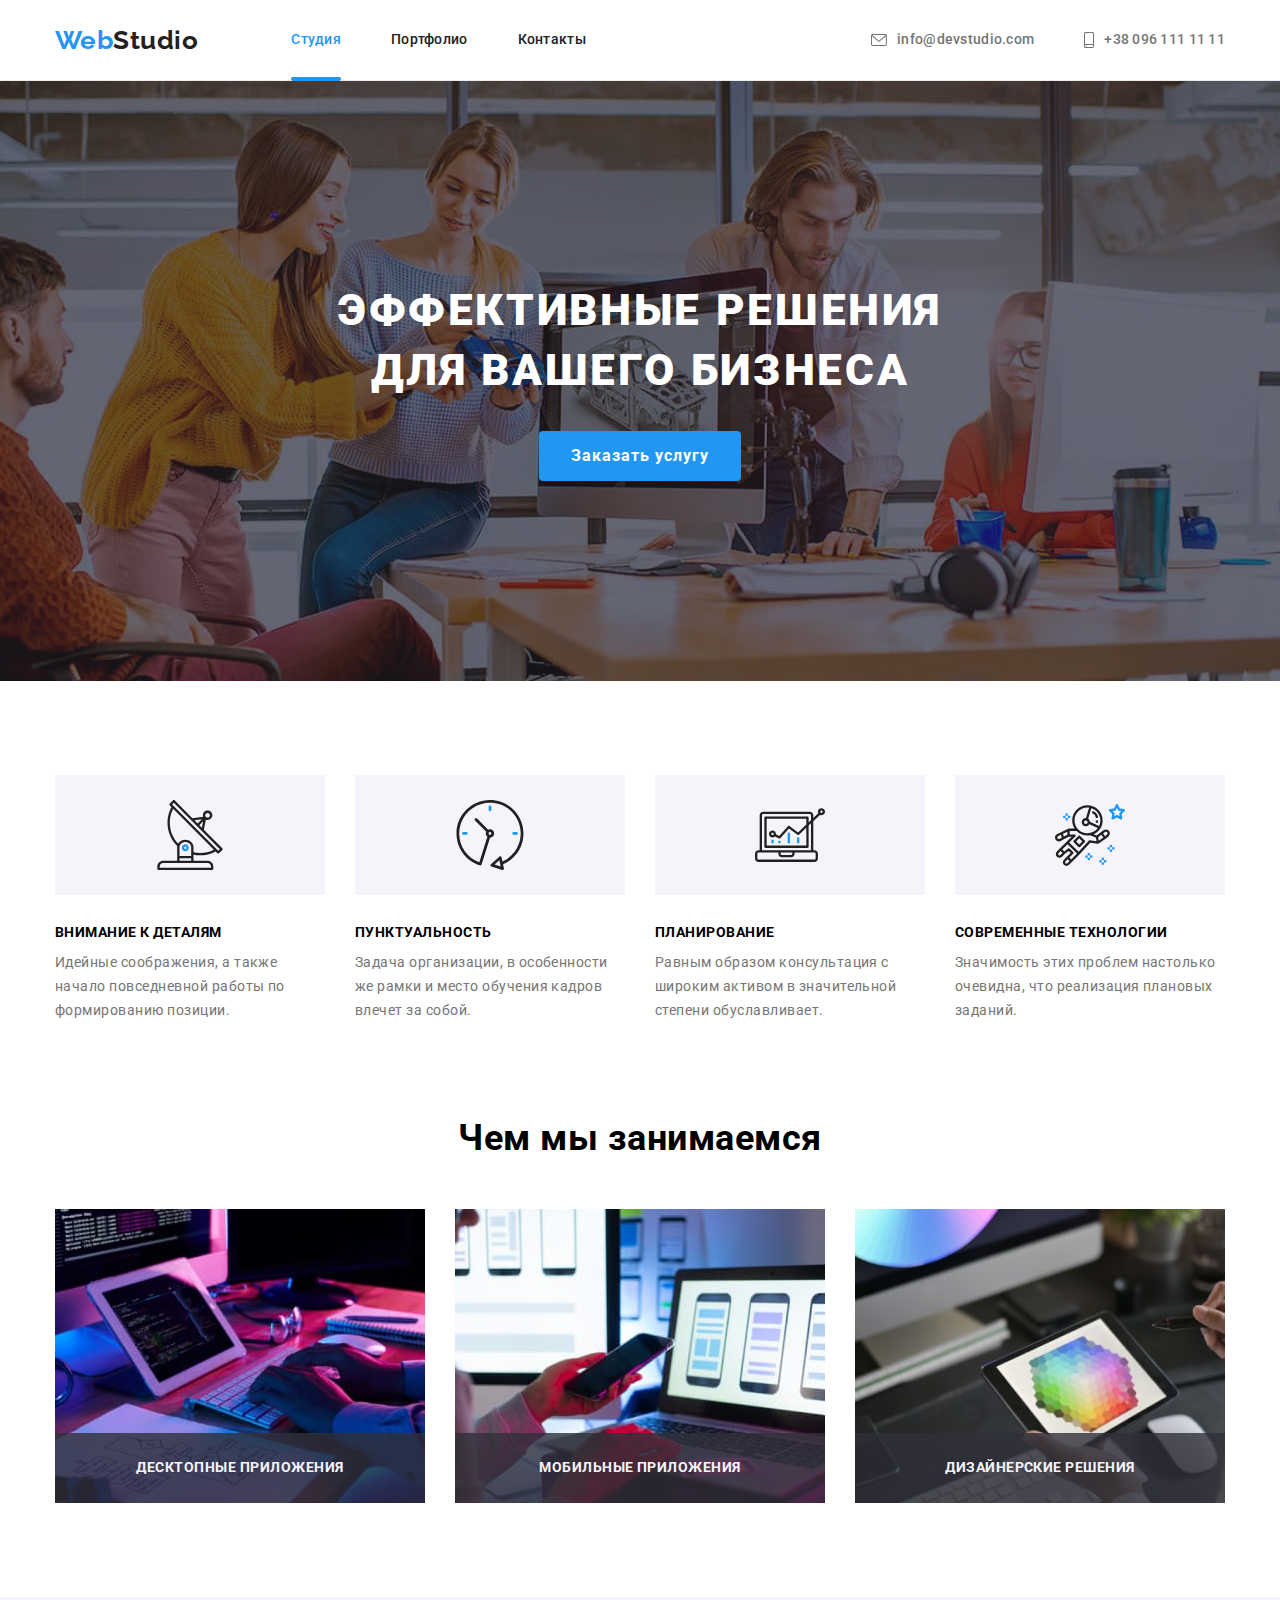
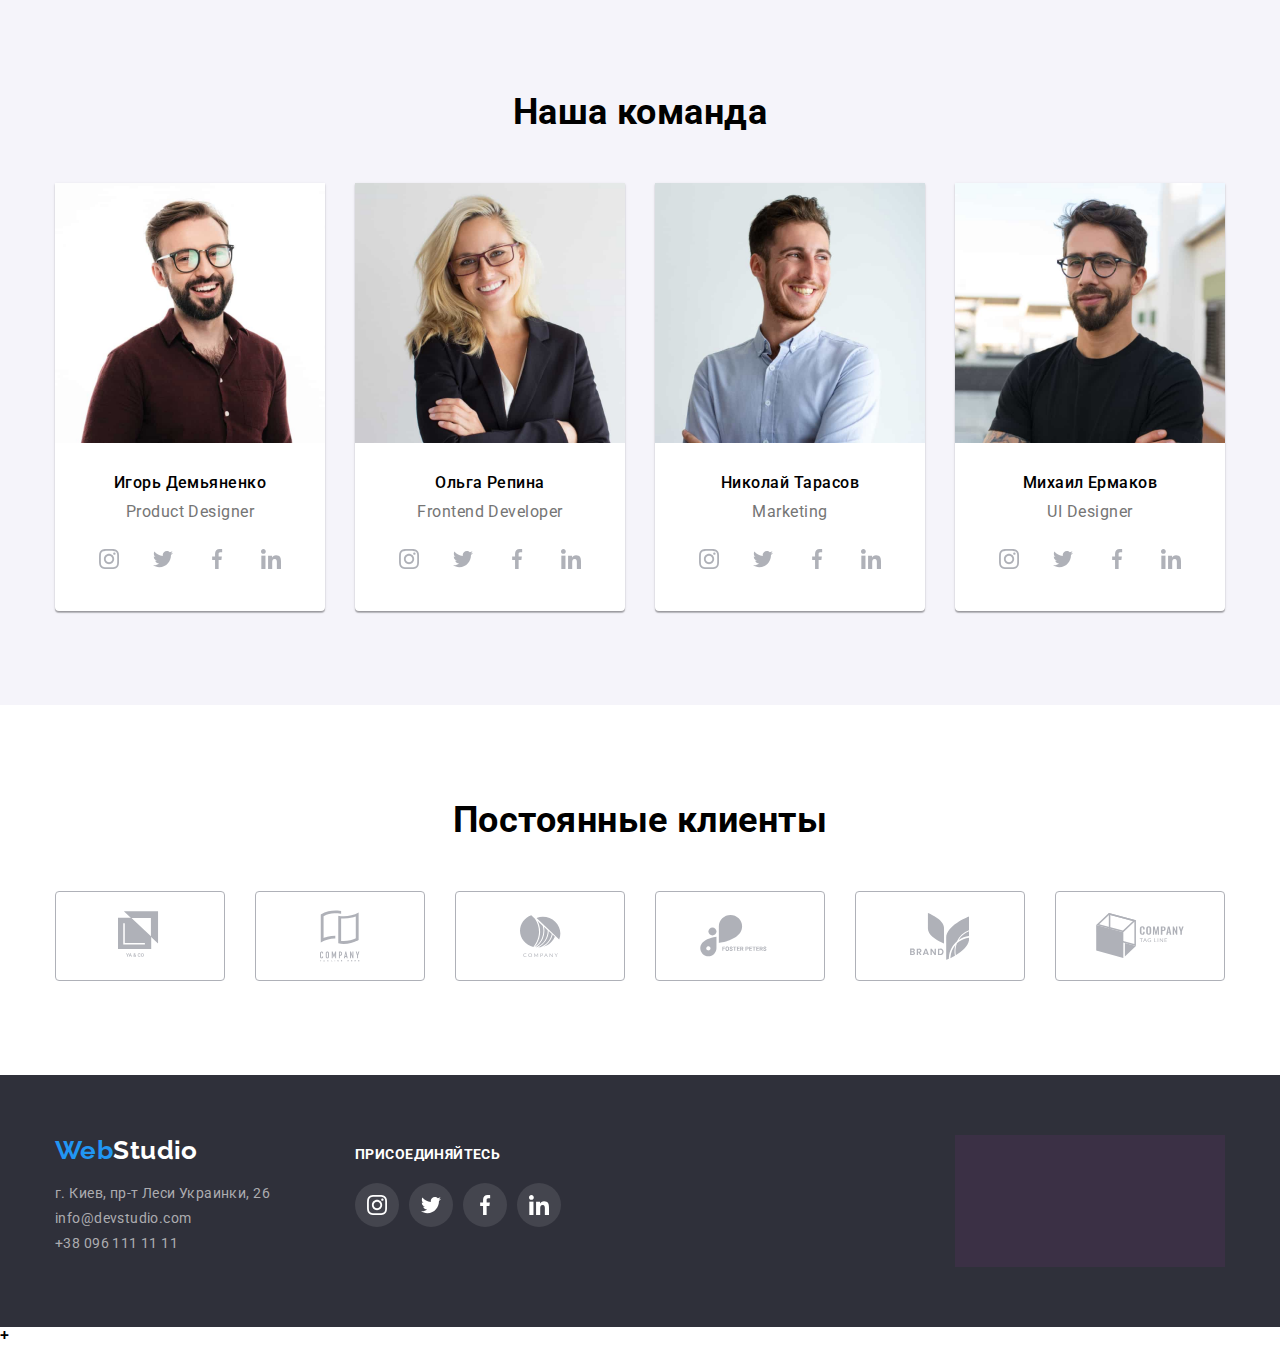
<file: index.html>
<!DOCTYPE html>
<html lang="ru">
  <head>
    <meta charset="UTF-8" />
    <meta name="viewport" content="width=device-width, initial-scale=1.0" />
    <meta name="description" content="Веб-студия" />
    <link href="https://fonts.googleapis.com/css2?family=Raleway:wght@700&family=Roboto:wght@400;500;700;900&display=swap" rel="stylesheet" />
    <link rel="stylesheet" href="https://cdnjs.cloudflare.com/ajax/libs/modern-normalize/0.2.0/modern-normalize.min.css" />
    <link rel="stylesheet" href="./css/styles.css" />
    <link rel="stylesheet" href="./js/modal.js" />
    <title>Web Studio</title>
  </head>

  <body>
    <!-- Шапка сайта -->
    <header class="header">
      <div class="container">
        <a class="logo-title" href=""><span class="logo-title-part">Web</span><span>Studio</span></a>
        <nav class="main-nav">
          <!-- навигация -->
          <ul class="list site-nav">
            <li class="item"><a class="link current" href="/">Студия</a></li>
            <li class="item"><a class="link" href="./portfolio.html">Портфолио</a></li>
            <li class="item"><a class="link" href="#add">Контакты</a></li>
          </ul>
        </nav>
        <!--контакты-->
        <ul class="list contacts">
          <li class="contacts-item">
            <a class="link contacts-link" href="mailto:info@devstudio.com">
              <svg class="contact-icon" width="16" height="12">
                <use href="./images/icons.svg#email"></use>
              </svg>
              info@devstudio.com
            </a>
          </li>
          <li class="contacts-item">
            <a class="link contacts-link" href="tel:+380961111111">
              <svg class="contact-icon" width="10" height="16">
                <use href="./images/icons.svg#phone"></use>
              </svg>
              +38 096 111 11 11
            </a>
          </li>
        </ul>
      </div>
    </header>

    <main>
      <!-- герои -->
      <section class="hero">
        <div class="container">
          <h1 class="hero-title">
            Эффективные решения для вашего бизнеса
          </h1>
          <button data-modal-open class="button" type="button">Заказать услугу</button>
        </div>
      </section>

      <!-- особенности -->
      <section class="section holder">
        <div class="container">
          <h2 class="visually-hidden">Особенности</h2>
          <ul class="list features">
            <li class="list-item">
              <div class="envelope">
                <svg class="icon" width="70" height="70">
                  <use href="./images/icons.svg#antenna"></use>
                </svg>
              </div>
              <div class="list-item-card">
                <h3 class="list-item-title">Внимание к деталям</h3>
                <p class="list-item-text">
                  Идейные соображения, а также начало повседневной работы по формированию позиции.
                </p>
              </div>
            </li>
            <li class="list-item">
              <div class="envelope">
                <svg class="icon" width="70" height="70">
                  <use href="./images/icons.svg#clock"></use>
                </svg>
              </div>
              <div class="list-item-card">
                <h3 class="list-item-title">Пунктуальность</h3>
                <p class="list-item-text">
                  Задача организации, в особенности же рамки и место обучения кадров влечет за собой.
                </p>
              </div>
            </li>
            <li class="list-item">
              <div class="envelope">
                <svg class="icon" width="70" height="70">
                  <use href="./images/icons.svg#diagram"></use>
                </svg>
              </div>
              <div class="list-item-card">
                <h3 class="list-item-title">Планирование</h3>
                <p class="list-item-text">
                  Равным образом консультация с широким активом в значительной степени обуславливает.
                </p>
              </div>
            </li>
            <li class="list-item">
              <div class="envelope">
                <svg class="icon" width="70" height="70">
                  <use href="./images/icons.svg#astronaut"></use>
                </svg>
              </div>
              <div class="list-item-card">
                <h3 class="list-item-title">Современные технологии</h3>
                <p class="list-item-text">
                  Значимость этих проблем настолько очевидна, что реализация плановых заданий.
                </p>
              </div>
            </li>
          </ul>
        </div>
      </section>

      <!-- Чем мы занимаемся -->
      <section class="section">
        <div class="container">
          <h2 class="caption">Чем мы занимаемся</h2>

          <ul class="list work">
            <li class="work-item">
              <div class="thumb">
                <img src="./images/box1.jpg" alt="Десктопные приложения" width="370" />
                <span class="headline">Десктопные приложения</span>
              </div>
            </li>
            <li class="work-item">
              <div class="thumb">
                <img src="./images/box2.jpg" alt="Мобильные приложения" width="370" />
                <span class="headline">Мобильные приложения</span>
              </div>
            </li>
            <li class="work-item">
              <div class="thumb">
                <img src="./images/box3.jpg" alt="Дизайнерские решения" width="370" />
                <span class="headline">Дизайнерские решения</span>
              </div>
            </li>
          </ul>
        </div>
      </section>

      <!--Наша команда-->
      <section class="section team-list">
        <div class="container">
          <h2 class="caption">Наша команда</h2>

          <ul class="list team">
            <li class="team-item">
              <img src="./images/teamcard1.jpg" alt="Игорь Демьяненко" width="270" height="260" />
              <div class="team-item-card">
                <h3 class="team-item-number">Игорь Демьяненко</h3>
                <p class="team-number-position">Product Designer</p>

                <div class="team-social">
                  <ul class="list team-social-list">
                    <li class="team-social-item">
                      <a href="" class="team-social-link">
                        <svg class="team-social-icon" width="20" height="20">
                          <use href="./images/icons.svg#instagram"></use>
                        </svg>
                      </a>
                    </li>
                    <li class="team-social-item">
                      <a href="" class="team-social-link">
                        <svg class="footer-social-icon" width="20" height="20">
                          <use href="./images/icons.svg#twitter"></use>
                        </svg>
                      </a>
                    </li>
                    <li class="team-social-item">
                      <a href="" class="team-social-link">
                        <svg class="footer-social-icon" width="20" height="20">
                          <use href="./images/icons.svg#facebook"></use>
                        </svg>
                      </a>
                    </li>
                    <li class="team-social-item">
                      <a href="" class="team-social-link">
                        <svg class="footer-social-icon" width="20" height="20">
                          <use href="./images/icons.svg#linkedin"></use>
                        </svg>
                      </a>
                    </li>
                  </ul>
                </div>
              </div>
            </li>
            <li class="team-item">
              <img src="./images/teamcard2.jpg" alt="Ольга Репина" width="270" />
              <div class="team-item-card">
                <h3 class="team-item-number">Ольга Репина</h3>
                <p class="team-number-position">Frontend Developer</p>

                <div class="team-social">
                  <ul class="list team-social-list">
                    <li class="team-social-item">
                      <a href="" class="team-social-link">
                        <svg class="team-social-icon" width="20" height="20">
                          <use href="./images/icons.svg#instagram"></use>
                        </svg>
                      </a>
                    </li>
                    <li class="team-social-item">
                      <a href="" class="team-social-link">
                        <svg class="footer-social-icon" width="20" height="20">
                          <use href="./images/icons.svg#twitter"></use>
                        </svg>
                      </a>
                    </li>
                    <li class="team-social-item">
                      <a href="" class="team-social-link">
                        <svg class="footer-social-icon" width="20" height="20">
                          <use href="./images/icons.svg#facebook"></use>
                        </svg>
                      </a>
                    </li>
                    <li class="team-social-item">
                      <a href="" class="team-social-link">
                        <svg class="footer-social-icon" width="20" height="20">
                          <use href="./images/icons.svg#linkedin"></use>
                        </svg>
                      </a>
                    </li>
                  </ul>
                </div>
              </div>
            </li>
            <li class="team-item">
              <img src="./images/teamcard3.jpg" alt="Николай Тарасов" width="270" />
              <div class="team-item-card">
                <h3 class="team-item-number">Николай Тарасов</h3>
                <p class="team-number-position">Marketing</p>

                <div class="team-social">
                  <ul class="list team-social-list">
                    <li class="team-social-item">
                      <a href="" class="team-social-link">
                        <svg class="team-social-icon" width="20" height="20">
                          <use href="./images/icons.svg#instagram"></use>
                        </svg>
                      </a>
                    </li>
                    <li class="team-social-item">
                      <a href="" class="team-social-link">
                        <svg class="footer-social-icon" width="20" height="20">
                          <use href="./images/icons.svg#twitter"></use>
                        </svg>
                      </a>
                    </li>
                    <li class="team-social-item">
                      <a href="" class="team-social-link">
                        <svg class="footer-social-icon" width="20" height="20">
                          <use href="./images/icons.svg#facebook"></use>
                        </svg>
                      </a>
                    </li>
                    <li class="team-social-item">
                      <a href="" class="team-social-link">
                        <svg class="footer-social-icon" width="20" height="20">
                          <use href="./images/icons.svg#linkedin"></use>
                        </svg>
                      </a>
                    </li>
                  </ul>
                </div>
              </div>
            </li>
            <li class="team-item">
              <img src="./images/teamcard4.jpg" alt="Михаил Ермаков" width="270" />
              <div class="team-item-card">
                <h3 class="team-item-number">Михаил Ермаков</h3>
                <p class="team-number-position">UI Designer</p>

                <div class="team-social">
                  <ul class="list team-social-list">
                    <li class="team-social-item">
                      <a href="" class="team-social-link">
                        <svg class="team-social-icon" width="20" height="20">
                          <use href="./images/icons.svg#instagram"></use>
                        </svg>
                      </a>
                    </li>
                    <li class="team-social-item">
                      <a href="" class="team-social-link">
                        <svg class="footer-social-icon" width="20" height="20">
                          <use href="./images/icons.svg#twitter"></use>
                        </svg>
                      </a>
                    </li>
                    <li class="team-social-item">
                      <a href="" class="team-social-link">
                        <svg class="footer-social-icon" width="20" height="20">
                          <use href="./images/icons.svg#facebook"></use>
                        </svg>
                      </a>
                    </li>
                    <li class="team-social-item">
                      <a href="" class="team-social-link">
                        <svg class="footer-social-icon" width="20" height="20">
                          <use href="./images/icons.svg#linkedin"></use>
                        </svg>
                      </a>
                    </li>
                  </ul>
                </div>
              </div>
            </li>
          </ul>
        </div>
      </section>

      <!--Постоянные клиенты-->
      <section class="section">
        <div class="container">
          <h2 class="caption">Постоянные клиенты</h2>
          <ul class="list clients">
            <li class="clients-item">
              <a href="" class="clients-item-link">
                <svg class="clients-item-link-icon" width="44.27" height="49.23">
                  <use href="./images/icons.svg#logo-1"></use>
                </svg>
              </a>
            </li>
            <li class="clients-item">
              <a href="" class="clients-item-link">
                <svg class="clients-item-link-icon" width="40" height="52">
                  <use href="./images/icons.svg#logo-2"></use>
                </svg>
              </a>
            </li>
            <li class="clients-item">
              <a href="" class="clients-item-link">
                <svg class="clients-item-link-icon" width="41" height="42.6">
                  <use href="./images/icons.svg#logo-3"></use>
                </svg>
              </a>
            </li>
            <li class="clients-item">
              <a href="" class="clients-item-link">
                <svg class="clients-item-link-icon" width="79.66" height="42.2">
                  <use href="./images/icons.svg#logo-4"></use>
                </svg>
              </a>
            </li>
            <li class="clients-item">
              <a href="" class="clients-item-link">
                <svg class="clients-item-link-icon" width="59" height="47">
                  <use href="./images/icons.svg#logo-5"></use>
                </svg>
              </a>
            </li>
            <li class="clients-item">
              <a href="" class="clients-item-link">
                <svg class="clients-item-link-icon" width="88.48" height="45.44">
                  <use href="./images/icons.svg#logo-6"></use>
                </svg>
              </a>
            </li>
          </ul>
        </div>
      </section>
    </main>

    <!-- Футер -->
    <footer class="footer">
      <div class="container">
        <div class="footer-container">
          <div class="footer-item footer-address">
            <a class="logo-title" href=""><span class="logo-title-part">Web</span><span>Studio</span></a>
            <!--адресс компании-->
            <address class="address" id="add">
              <a class="link address-street" href="/" rel="nofollow noopener noreferrer" target="blanc"> г. Киев, пр-т Леси Украинки, 26</a>
              <a class="link" href="mailto:info@devstudio.com" rel="nofollow noopener noreferrer" target="blanc">info@devstudio.com</a>
              <a class="link" href="tel:+380961111111" rel="nofollow noopener noreferrer" target="blanc">+38 096 111 11 11</a>
            </address>
          </div>

          <div class="footer-item footer-social">
            <h3 class="footer-caption">присоединяйтесь</h3>
            <ul class="list footer-social-list">
              <li class="footer-social-item">
                <a href="" class="footer-social-link">
                  <svg class="footer-social-icon" width="20" height="20">
                    <use href="./images/icons.svg#instagram"></use>
                  </svg>
                </a>
              </li>
              <li class="footer-social-item">
                <a href="" class="footer-social-link">
                  <svg class="footer-social-icon" width="20" height="20">
                    <use href="./images/icons.svg#twitter"></use>
                  </svg>
                </a>
              </li>
              <li class="footer-social-item">
                <a href="" class="footer-social-link">
                  <svg class="footer-social-icon" width="20" height="20">
                    <use href="./images/icons.svg#facebook"></use>
                  </svg>
                </a>
              </li>
              <li class="footer-social-item">
                <a href="" class="footer-social-link">
                  <svg class="footer-social-icon" width="20" height="20">
                    <use href="./images/icons.svg#linkedin"></use>
                  </svg>
                </a>
              </li>
            </ul>
          </div>

          <div class="footer-item footer-form"></div>
        </div>
      </div>
    </footer>

    <div class="backdrop is-hidden" data-modal>
      <div class="modal">
        <button class="button-close" data-modal-close type="button">
          <svg height="18" width="18">
            <use href="./images/icons.svg#close"></use>
          </svg>
        </button>
      </div>
    </div>

    <script src="./js/modal.js"></script>
    +
  </body>
</html>
</file>
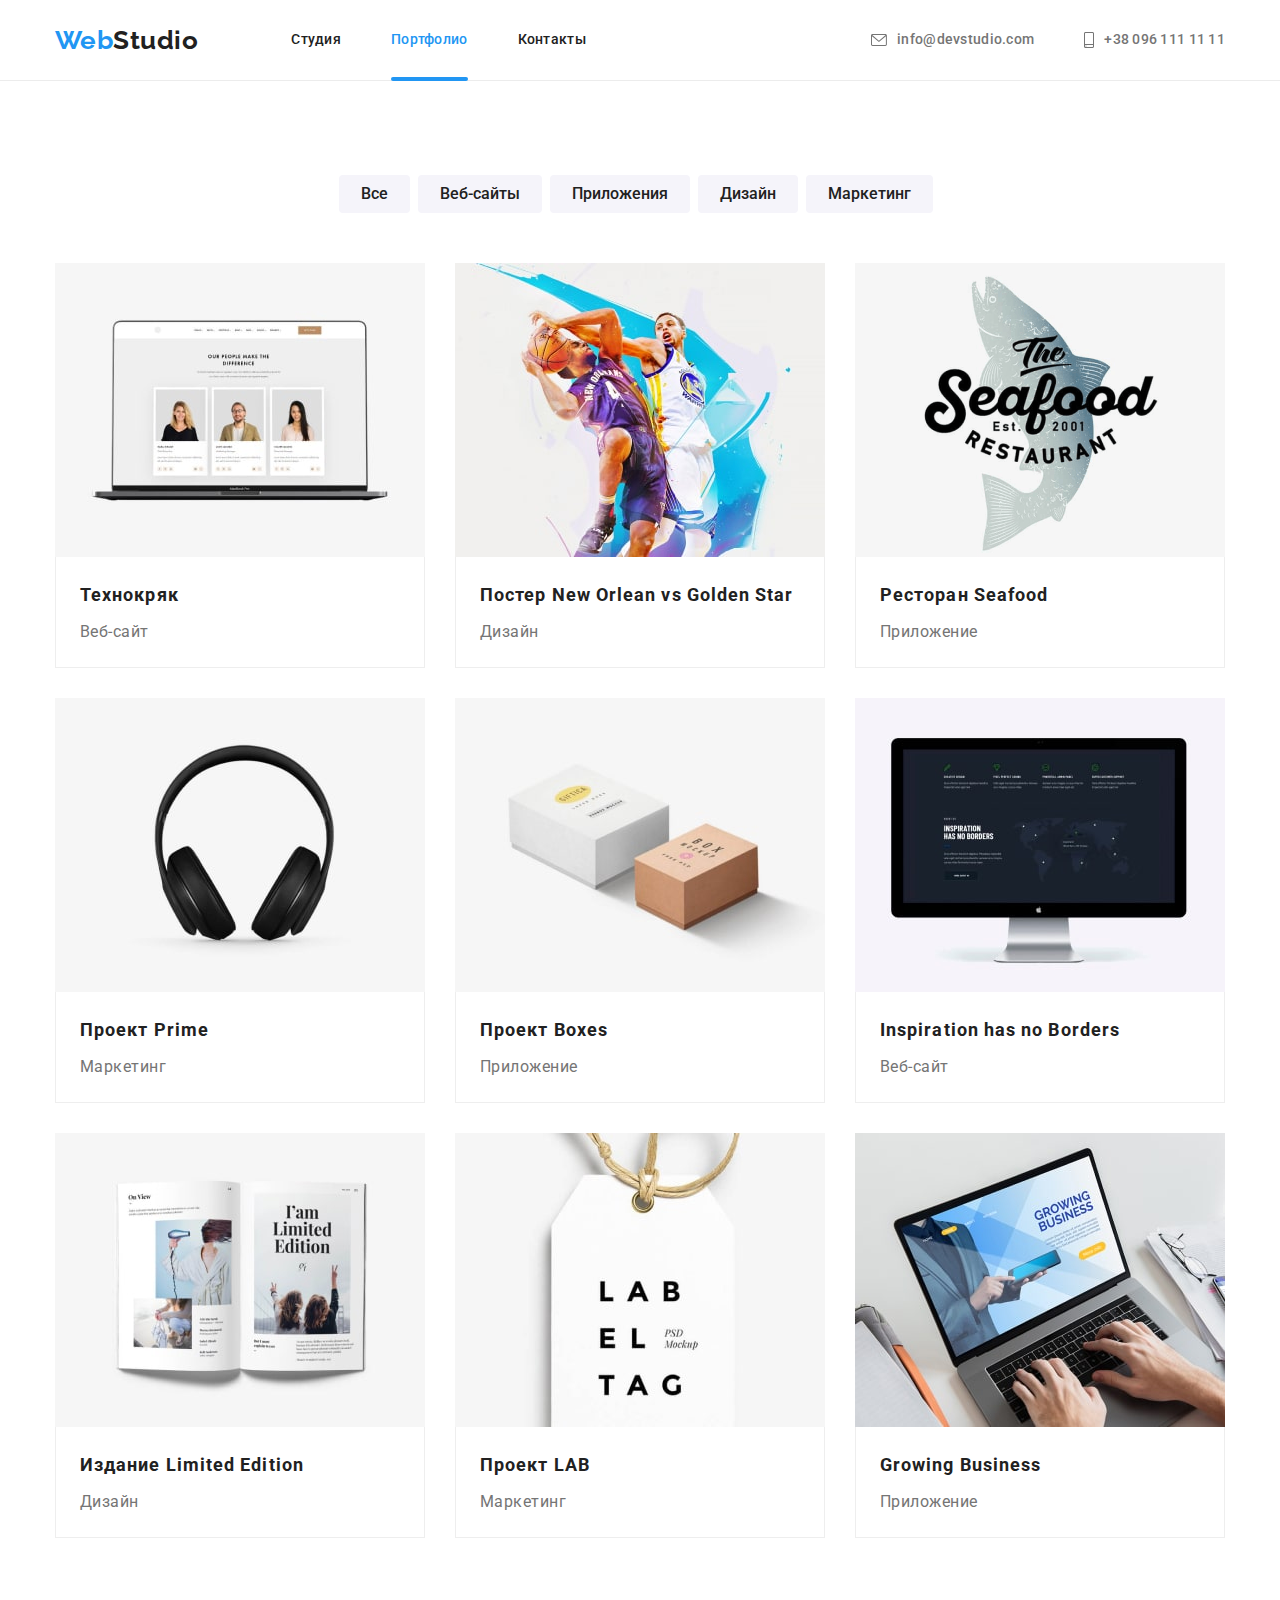
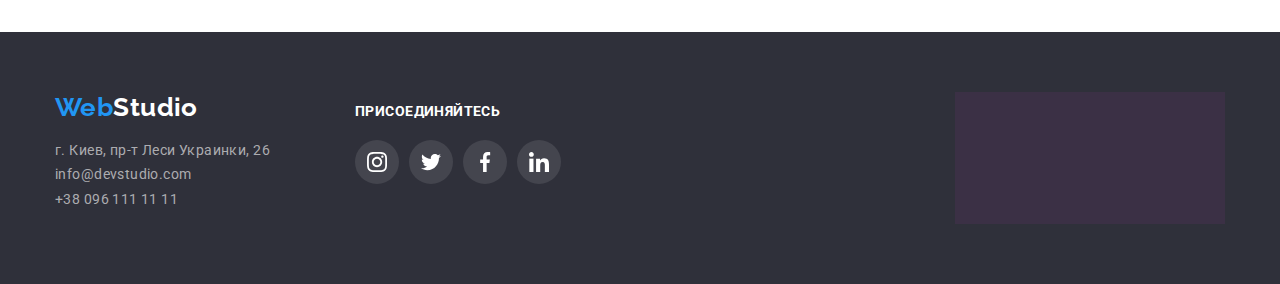
<file: portfolio.html>
<!DOCTYPE html>
<html lang="ru">
  <head>
    <meta charset="UTF-8" />
    <meta name="viewport" content="width=device-width, initial-scale=1.0" />
    <meta name="description" content="Портфолио" />
    <link rel="preconnect" href="https://fonts.gstatic.com" />
    <link href="https://fonts.googleapis.com/css2?family=Raleway:wght@700&family=Roboto:wght@400;500;700;900&display=swap" rel="stylesheet" />
    <link rel="stylesheet" href="https://cdnjs.cloudflare.com/ajax/libs/modern-normalize/0.2.0/modern-normalize.min.css" />
    <link rel="stylesheet" href="./css/styles.css" />
    <title>portfolio</title>
  </head>

  <body>
    <!-- Шапка сайта -->
    <header class="header">
      <div class="container">
        <a class="logo-title" href=""><span class="logo-title-part">Web</span><span>Studio</span></a>
        <!-- навигация -->
        <nav class="main-nav">
          <ul class="list site-nav">
            <li class="item"><a class="link" href="./index.html">Студия</a></li>
            <li class="item"><a class="link current current-line" href="/">Портфолио</a></li>
            <li class="item"><a class="link" href="/">Контакты</a></li>
          </ul>
        </nav>
        <!--контакты-->
        <ul class="list contacts">
          <li class="contacts-item">
            <a class="link contacts-link" href="mailto:info@devstudio.com">
              <svg class="contact-icon" width="16" height="12">
                <use href="./images/icons.svg#email"></use>
              </svg>
              info@devstudio.com</a
            >
          </li>
          <li class="contacts-item">
            <a class="link contacts-link" href="tel:+380961111111">
              <svg class="contact-icon" width="10" height="16">
                <use href="./images/icons.svg#phone"></use>
              </svg>
              +38 096 111 11 11</a
            >
          </li>
        </ul>
      </div>
    </header>

    <main>
      <h1 class="visually-hidden">Портфолио</h1>

      <section class="section">
        <div class="container">
          <div class="filter">
            <ul class="list filter-list">
              <li class="filter-item"><button class="filter-button" type="button">Все</button></li>
              <li class="filter-item"><button class="filter-button" type="button">Веб-сайты</button></li>
              <li class="filter-item"><button class="filter-button" type="button">Приложения</button></li>
              <li class="filter-item"><button class="filter-button" type="button">Дизайн</button></li>
              <li class="filter-item"><button class="filter-button" type="button">Маркетинг</button></li>
            </ul>
          </div>
          <!--примеры наших работ-->
          <ul class="list flex-products">
            <li class="list-products">
              <a class="link-products" href="/">
                <div class="card-img">
                  <img src="./images/port1.jpg" alt="Веб-сайт" width="370" />
                  <div class="overlay">
                    <p>
                      Технокряк это современная площадка распространения коронавируса. Компании используют эту платформу для цифрового шпионажа и атак
                      на защищённые сервера конкурентов.
                    </p>
                  </div>
                </div>
                <div class="card">
                  <h2 class="products-title">Технокряк</h2>
                  <p class="products-type">Веб-сайт</p>
                </div>
              </a>
            </li>

            <li class="list-products">
              <a class="link-products" href="/">
                <div class="card-img">
                  <img src="./images/port2.jpg" alt="Постер" width="370" />
                  <div class="overlay">
                    <p>
                      Технокряк это современная площадка распространения коронавируса. Компании используют эту платформу для цифрового шпионажа и атак
                      на защищённые сервера конкурентов.
                    </p>
                  </div>
                </div>

                <div class="card">
                  <h2 class="products-title">Постер New Orlean vs Golden Star</h2>
                  <p class="products-type">Дизайн</p>
                </div>
              </a>
            </li>

            <li class="list-products">
              <a class="link-products" href="/">
                <div class="card-img">
                  <img src="./images/port3.png" alt="приложения для ресторанов" width="370" />
                  <div class="overlay">
                    <p>
                      Технокряк это современная площадка распространения коронавируса. Компании используют эту платформу для цифрового шпионажа и атак
                      на защищённые сервера конкурентов.
                    </p>
                  </div>
                </div>
                <div class="card">
                  <h2 class="products-title">Ресторан Seafood</h2>
                  <p class="products-type">Приложение</p>
                </div>
              </a>
            </li>

            <li class="list-products">
              <a class="link-products" href="/">
                <div class="card-img">
                  <img src="./images/port4.jpg" alt="продвижение" width="370" />
                  <div class="overlay">
                    <p>
                      Технокряк это современная площадка распространения коронавируса. Компании используют эту платформу для цифрового шпионажа и атак
                      на защищённые сервера конкурентов.
                    </p>
                  </div>
                </div>
                <div class="card">
                  <h2 class="products-title">Проект Prime</h2>
                  <p class="products-type">Маркетинг</p>
                </div>
              </a>
            </li>
            <li class="list-products">
              <a class="link-products" href="/">
                <div class="card-img">
                  <img src="./images/port5.jpg" alt="Приложение" width="370" />
                  <div class="overlay">
                    <p>
                      Технокряк это современная площадка распространения коронавируса. Компании используют эту платформу для цифрового шпионажа и атак
                      на защищённые сервера конкурентов.
                    </p>
                  </div>
                </div>
                <div class="card">
                  <h2 class="products-title">Проект Boxes</h2>
                  <p class="products-type">Приложение</p>
                </div>
              </a>
            </li>
            <li class="list-products">
              <a class="link-products" href="/">
                <div class="card-img">
                  <img src="./images/port6.jpg" alt="Вдохновение не имеет границ" width="370" />
                  <div class="overlay">
                    <p>
                      Технокряк это современная площадка распространения коронавируса. Компании используют эту платформу для цифрового шпионажа и атак
                      на защищённые сервера конкурентов.
                    </p>
                  </div>
                </div>
                <div class="card">
                  <h2 class="products-title">Inspiration has no Borders</h2>
                  <p class="products-type">Веб-сайт</p>
                </div>
              </a>
            </li>
            <li class="list-products">
              <a class="link-products" href="/">
                <div class="card-img">
                  <img src="./images/port7.jpg" alt="ексклюзывные издания" width="370" />
                  <div class="overlay">
                    <p>
                      Технокряк это современная площадка распространения коронавируса. Компании используют эту платформу для цифрового шпионажа и атак
                      на защищённые сервера конкурентов.
                    </p>
                  </div>
                </div>
                <div class="card">
                  <h2 class="products-title">Издание Limited Edition</h2>
                  <p class="products-type">Дизайн</p>
                </div>
              </a>
            </li>
            <li class="list-products">
              <a class="link-products" href="/">
                <div class="card-img">
                  <img src="./images/port8.jpg" alt="подарки" width="370" />
                  <div class="overlay">
                    <p>
                      Технокряк это современная площадка распространения коронавируса. Компании используют эту платформу для цифрового шпионажа и атак
                      на защищённые сервера конкурентов.
                    </p>
                  </div>
                </div>
                <div class="card">
                  <h2 class="products-title">Проект LAB</h2>
                  <p class="products-type">Маркетинг</p>
                </div>
              </a>
            </li>
            <li class="list-products">
              <a class="link-products" href="/">
                <div class="card-img">
                  <img src="./images/port9.jpg" alt="приложения" width="370" />
                  <div class="overlay">
                    <p>
                      Технокряк это современная площадка распространения коронавируса. Компании используют эту платформу для цифрового шпионажа и атак
                      на защищённые сервера конкурентов.
                    </p>
                  </div>
                </div>
                <div class="card">
                  <h2 class="products-title">Growing Business</h2>
                  <p class="products-type">Приложение</p>
                </div>
              </a>
            </li>
          </ul>
        </div>
      </section>
    </main>

    <!-- Футер -->
    <footer class="footer">
      <div class="container">
        <div class="footer-container">
          <div class="footer-item footer-address">
            <a class="logo-title" href=""><span class="logo-title-part">Web</span><span>Studio</span></a>
            <!--адресс компании-->
            <address class="address">
              <a class="link address-street" href="" rel="nofollow noopener noreferrer" target="blanc"> г. Киев, пр-т Леси Украинки, 26</a>
              <a class="link" href="mailto:info@devstudio.com">info@devstudio.com</a>
              <a class="link" href="tel:+380961111111">+38 096 111 11 11</a>
            </address>
          </div>

          <div class="footer-item footer-social">
            <h3 class="footer-caption">присоединяйтесь</h3>
            <ul class="list footer-social-list">
              <li class="footer-social-item">
                <a href="" class="footer-social-link">
                  <svg class="footer-social-icon" width="20" height="20">
                    <use href="./images/icons.svg#instagram"></use>
                  </svg>
                </a>
              </li>
              <li class="footer-social-item">
                <a href="" class="footer-social-link">
                  <svg class="footer-social-icon" width="20" height="20">
                    <use href="./images/icons.svg#twitter"></use>
                  </svg>
                </a>
              </li>
              <li class="footer-social-item">
                <a href="" class="footer-social-link">
                  <svg class="footer-social-icon" width="20" height="20">
                    <use href="./images/icons.svg#facebook"></use>
                  </svg>
                </a>
              </li>
              <li class="footer-social-item">
                <a href="" class="footer-social-link">
                  <svg class="footer-social-icon" width="20" height="20">
                    <use href="./images/icons.svg#linkedin"></use>
                  </svg>
                </a>
              </li>
            </ul>
          </div>

          <div class="footer-item footer-form"></div>
        </div>
      </div>
    </footer>
  </body>
</html>
</file>
<file: css/styles.css>
:root {
  --title-font: "Roboto", sans-serif;
  --text-title-color: #212121; /* цвет заглавий */
  --text-primery-color: #757575; /* цвет текста*/
  --white-color: #ffffff;
  --headline-color-text: #f5f4fa;
  --bg-accent-color: #2f303a; /* вторичный цвет фона*/
  --bg-headline-color: rgba(47, 48, 58, 0.8);
  --backdrop-bg-color: rgba(0, 0, 0, 0.2);
  --accent-color: #2196f3; /* акцент*/
  --bg-accent-col: #188ce8;
  --header-bottom-border: #ececec;
  --border-card-color: #eeeeee;
  --transparent-color: #00000000;
  --base-icon-color: #afb1b8;
  --containe-width: 1200px; /*ширина контейнера*/
  --card-overlay-bg-color: rgba(33, 150, 243, 0.9);
  --linear-gradient-bgi: linear-gradient(to right, rgba(47, 48, 58, 0.4), rgba(47, 48, 58, 0.4));
  --box-shadow: 0px 1px 3px rgba(0, 0, 0, 0.12), 0px 1px 1px rgba(0, 0, 0, 0.14), 0px 2px 1px rgba(0, 0, 0, 0.2);
  --portfolio-box-shadow: 0px 1px 1px rgba(0, 0, 0, 0.12), 0px 4px 4px rgba(0, 0, 0, 0.06), 1px 4px 6px rgba(0, 0, 0, 0.16);
  --button-shadow: 0px 3px 1px rgba(0, 0, 0, 0.1), 0px 1px 2px rgba(0, 0, 0, 0.08), 0px 2px 2px rgba(0, 0, 0, 0.12);
  --animation: 250ms cubic-bezier(0.4, 0, 0.2, 1);
}
html {
  box-sizing: border-box;
}

*,
*::before,
*::after {
  box-sizing: inherit;
}

body {
  font-family: var(--title-font);
  font-weight: 500;
  letter-spacing: 0.03em;
  background-color: var(--white-color);
}

h1,
h2,
h3,
p {
  margin-top: 0px;
  margin-bottom: 0px;
}

img {
  display: block;
  max-width: 100%;
  height: auto;
}

address {
  font-style: normal;
  width: 231px;
}

/*--скрытый второй загаловок--*/
.visually-hidden {
  position: absolute !important;
  clip: rect(1px 1px 1px 1px);
  clip: rect(1px, 1px, 1px, 1px);
  padding: 0 !important;
  border: 0 !important;
  height: 1px !important;
  width: 1px !important;
  overflow: hidden;
}

.container {
  width: var(--containe-width);
  padding-left: 15px;
  padding-right: 15px;
  margin: auto;
}

.section {
  padding-top: 94px;
  padding-bottom: 94px;
}

.clients,
.team,
.work,
.flex-products {
  display: flex;
  flex-wrap: wrap;
}

.list {
  margin-top: 0;
  margin-bottom: 0;
  padding-left: 0;
  margin-right: 0;
  list-style: none;
}

/*------------елементы списков--------------*/
.link,
.link-products {
  text-decoration: none;
}
/*-------------------ссылки-----------------*/
.link {
  font-size: 14px;
  line-height: 1.14;
  letter-spacing: 0.02em;
}

/* ---------------- шапка сайта --------------*/
.header {
  border-bottom: 1px solid var(--header-bottom-border);
}

.header .container {
  display: flex;
  align-items: center;
}

.header .list {
  display: flex;
  margin-left: auto;
}

.contacts .contacts-item + .contacts-item {
  margin-left: 50px;
}

.contacts .contact-icon {
  margin-right: 10px;
}

.contacts .contacts-link {
  display: flex;
  align-items: center;
  padding-top: 32px;
  padding-bottom: 32px;

  color: var(--text-primery-color);

  transition: color var(--animation);
}

.contacts-link svg {
  fill: currentColor;
}

.contacts .contacts-link:hover,
.contacts .contacts-link:focus {
  color: var(--accent-color);
}

.header .main-nav {
  margin-left: 93px;
}

.site-nav .item:not(:last-child) {
  margin-right: 50px;
}

.site-nav .link {
  position: relative;
  display: block;
  padding-top: 32px;
  padding-bottom: 32px;
  color: var(--text-title-color);

  transition-property: color, background-color;
  text-decoration: var(--tran-duration);
  transition-timing-function: var(--tran-time-func);
}

.site-nav .link:hover,
.site-nav .link:focus {
  color: var(--accent-color);
}

.site-nav .link:after {
  content: "";
  position: absolute;
  display: block;
  height: 4px;
  width: 100%;
  border-radius: 2px;
  bottom: -1px;
  background-color: var(--transparent-color);

  transition: background-color var(--animation);
}

.site-nav .link:hover::after,
.site-nav .link:focus::after {
  background-color: var(--accent-color);
}

.site-nav .current {
  color: var(--accent-color);

  transition: color var(--animation);
}

.site-nav .current:hover,
.site-nav .current:focus {
  color: var(--bg-accent-col);
}

.site-nav .current::after {
  content: "";
  background-color: var(--accent-color);
  bottom: -1px;
}

.site-nav .current:hover::after,
.site-nav .current:focus::after {
  color: var(--bg-accent-col);
}

/*------------стилизация логотипа---------*/
.logo-title {
  display: block;
  font-family: "Raleway", sans-serif;
  font-weight: 700;
  font-size: 26px;
  line-height: 1.19;
  text-decoration: none;
  color: var(--text-title-color);
}

.logo-title .logo-title-part {
  color: var(--accent-color);
}

/*--------------------секция герои----------------------*/
.hero {
  padding-top: 200px;
  padding-bottom: 200px;

  text-align: center;

  background-color: var(--bg-accent-color);
  color: var(--white-color);
  background-image: var(--linear-gradient-bgi), url(../images/hero.jpg);
  background-repeat: no-repeat;
  background-position: center;
  background-size: 1600px 600px;
}

.hero-title {
  margin-top: 0px;
  margin-right: auto;
  margin-left: auto;
  margin-bottom: 30px;

  width: 696px;

  font-weight: 900;
  font-size: 44px;
  line-height: 1.36;

  letter-spacing: 0.06em;
  text-transform: uppercase;
}
/*--заголовки второго уровня--*/
.caption {
  margin-top: 0px;
  margin-bottom: 50px;

  font-weight: 700;
  font-size: 36px;
  line-height: 1.17;
  text-align: center;
}
/*-------кнопка "Заказать услугу"------*/
.button {
  margin: 0px;
  border-width: 0px;
  min-width: 200px;
  padding: 10px 32px;
  border-radius: 4px;

  font-family: inherit;
  font-weight: 700;
  font-size: 16px;
  line-height: 1.89;
  letter-spacing: 0.06em;
  color: var(--white-color);
  background-color: var(--accent-color);
  cursor: pointer;

  transition: background-color var(--animation);
}
.button:hover,
.button:focus {
  background-color: var(--bg-accent-col);
}

/*--кнопки-фильтры со страницы "portfolio"--*/
.section .filter {
  margin-bottom: 50px;
}

.filter-list {
  display: flex;
  justify-content: center;
  margin: auto;

  width: 611px;
}

.filter-list .filter-item {
  margin-right: 8px;
}

.filter-list.filter-item:nth-child(5n) {
  margin-right: 0px;
}

.filter-button {
  border-style: none;
  font-family: inherit;
  font-weight: 500;
  font-size: 16px;
  line-height: 1.62;
  color: var(--text-title-color);
  background-color: var(--headline-color-text);
  cursor: pointer;
  padding: 6px 22px;
  border-radius: 4px;
  box-shadow: var(--transparent-color);

  transition: color var(--animation), background-color var(--animation), box-shadow var(--animation);
}

.filter-button:hover,
.filter-button:focus {
  color: var(--white-color);
  background-color: var(--accent-color);
  box-shadow: var(--button-shadow);
}

/* ---флекс на секцию примеры наших работ */
.flex-products .list-products {
  flex-basis: calc((100% - 60px) / 3);
  margin-right: 30px;
  margin-bottom: 30px;

  background-color: var(--white-color);
}

.flex-products .list-products:nth-child(3n) {
  margin-right: 0px;
}
.flex-products .list-products:nth-last-child(-n + 3) {
  margin-bottom: 0px;
}

.link-products {
  display: flex;
  flex-direction: column;

  box-shadow: none;
  transition: box-shadow var(--animation);
}

.link-products:hover,
.link-products:focus {
  box-shadow: var(--portfolio-box-shadow);
}

.list-products .card {
  border-bottom: 1px solid var(--border-card-color);
  border-right: 1px solid var(--border-card-color);
  border-left: 1px solid var(--border-card-color);

  padding: 20px 24px;
}

.products-title {
  margin-bottom: 4px;
  font-weight: 700;
  font-size: 18px;
  line-height: 2;
  letter-spacing: 0.06em;
  color: var(--text-title-color);
}

.flex-products .products-type {
  font-size: 16px;
  line-height: 1.87;
  font-weight: 400;
  color: var(--text-primery-color);
}

.card-img {
  position: relative;
  overflow: hidden;
}

.flex-products .overlay {
  position: absolute;

  left: 0;
  bottom: 0;
  width: 100%;
  height: 100%;
  padding: 63px 24px;

  font-weight: normal;
  font-size: 18px;
  line-height: 1.55;
  color: var(--white-color);
  background-color: var(--card-overlay-bg-color);

  transform: translateY(103%);
  transition: transform var(--animation);
}

.link-products:hover .overlay,
.link-products:focus .overlay {
  transform: translateY(0);
}

.overlay p {
  margin-bottom: 0;
}

/* ------------ особенности --------------*/

.holder {
  padding-bottom: 0;
}
.list-item-title {
  margin-bottom: 10px;
  font-weight: 700;
  font-size: 14px;
  line-height: 1.14;
  text-transform: uppercase;
}

.list-item-card .list-item-text {
  font-size: 14px;
  line-height: 1.71;
  font-weight: 400;
  color: var(--text-primery-color);
}

.features {
  display: flex;
  justify-content: space-between;
}

.features .list-item {
  width: calc((100% - (3 * 30px)) / 4);
  margin-bottom: 0px;
  margin-right: 30px;
}

.features .list-item:nth-child(4n) {
  margin-right: 0px;
}

.features .envelope {
  display: flex;
  align-items: center;
  justify-content: center;
  background-color: var(--headline-color-text);
  min-height: 120px;
  margin-bottom: 30px;
}

/* ------------- Чем мы занимаемся --------------- */
.work .work-item {
  flex-basis: calc((100% - 60px) / 3);
  margin-right: 30px;
  margin-bottom: 30px;
}

.work .work-item:nth-child(3n) {
  margin-right: 0px;
}
.work .work-item:nth-last-child(-n + 3) {
  margin-bottom: 0px;
}

.work .thumb {
  position: relative;
  display: flex;
}

.work .headline {
  position: absolute;
  left: 0;
  bottom: 0;
  display: block;
  width: 100%;
  padding-top: 27px;
  padding-bottom: 27px;
  text-transform: uppercase;
  text-align: center;
  font-weight: bold;
  font-size: 14px;
  line-height: 1.14;
  background-color: var(--bg-headline-color);
  color: var(--headline-color-text);
}

/*----------------Наша команда------------------*/
.team-list {
  background-color: var(--headline-color-text);
}

.team .team-item {
  width: calc((100% - 90px) / 4);
  margin-right: 30px;
  margin-bottom: 0px;
  box-shadow: var(--box-shadow);
  border-radius: 0px 0px 4px 4px;
  background-color: var(--white-color);
}

.team .team-item:nth-child(4n) {
  margin-right: 0px;
}

.team .team-item-card {
  font-weight: 400;
  font-size: 16px;
  line-height: 1.19;
  text-align: center;

  margin-top: 30px;
  margin-bottom: 30px;
  margin-left: 32px;
  margin-right: 32px;
}

.team .team-item-number {
  margin-bottom: 10px;
  font-weight: 500;
  font-size: inherit;
}

.team-number-position {
  margin-bottom: 16px;
  color: var(--text-primery-color);
}

.team-social .team-social-list {
  display: flex;
  justify-content: space-between;
}

.team-social-item {
  width: calc((100% - 30px) / 4);
  margin-right: 10px;
  height: 44px;
}

.team-social-item:nth-child(4n) {
  margin-right: 0;
}

.team-social-link {
  display: flex;
  justify-content: center;
  align-items: center;
  width: 100%;
  height: 100%;
  border-radius: 50%;

  background: var(--white-color);
  fill: var(--base-icon-color);

  transition: background-color var(--animation), fill var(--animation);
}

.team-social-link:hover,
.team-social-link:focus {
  background: var(--accent-color);
  fill: var(--white-color);
}

/*------------------------------------------*/
.clients {
  justify-content: center;
  align-items: center;
}

.clients .clients-item {
  width: calc((100% - 150px) / 6);
  margin-right: 30px;
  margin-bottom: 0;
  height: 90px;
}

.clients .clients-item:nth-child(6n) {
  margin-right: 0px;
}

.clients-item-link {
  display: flex;
  justify-content: center;
  align-items: center;

  width: 100%;
  height: 100%;
  border-radius: 4px;
  border-width: 1px;
  border-style: solid;

  border-color: var(--base-icon-color);
  fill: var(--base-icon-color);

  transition: border-color var(--animation), fill var(--animation);
}

.clients-item-link:hover,
.clients-item-link:focus {
  border-color: var(--accent-color);
  fill: var(--accent-color);
}

/*------------------------футер-----------------*/
.footer {
  padding-top: 60px;
  padding-bottom: 60px;

  font-weight: 400;
  font-size: 14px;
  line-height: 1.71;
  letter-spacing: 0.03em;
  background-color: var(--bg-accent-color);
  color: var(--white-color);
}

.footer-container {
  display: flex;
  justify-content: space-between;
}

.footer-item {
  flex-basis: calc((50% - 45px) / 2);
}

.footer-item:last-child {
  flex-basis: calc(50%-15px);
}

.footer .logo-title {
  margin-bottom: 20px;

  --text-title-color: var(--white-color);
}

.footer-address {
  display: flex;
  flex-direction: column;
  margin-right: 30px;
}

.footer-address .link {
  display: block;
  letter-spacing: 0.03em;
  color: #acacb0;

  transition: color var(--animation);
}

.address .link:not(:last-child) {
  margin-bottom: 9px;
}

.address .link:hover,
.address .link:focus {
  color: var(--accent-color);
}

.footer .footer-social {
  display: flex;
  flex-direction: column;

  margin-top: 12px;
  margin-bottom: 40px;
}

.footer-social .footer-caption {
  margin-bottom: 20px;

  font-weight: 700;
  font-size: 14px;
  line-height: 1.14;
  text-transform: uppercase;
}

.footer-social-list {
  display: flex;
  flex-direction: row;
  justify-content: space-between;
  align-items: center;
  width: 206px;
}

.footer-social-item {
  width: calc((100% - 30px) / 4);
  margin-right: 10px;
  margin-bottom: 0;
  height: 44px;
}

.footer-social-item:nth-child(4n) {
  margin-right: 0;
}

.footer-social-link {
  display: flex;
  justify-content: center;
  align-items: center;
  height: 100%;

  background: #ffffff1a;
  border-radius: 50%;
  fill: var(--white-color);

  transition: background-color var(--animation);
}

.footer-social-link:hover,
.footer-social-link:focus {
  background: var(--accent-color);
}

.footer .footer-form {
  background-color: rgb(59, 48, 69);
  /* min-width: 570px; */
  margin-left: auto;
}

/*==================================*/
.button-close {
  position: absolute;
  top: 8px;
  right: 8px;

  display: flex;
  justify-content: center;
  align-items: center;
  padding: 0;

  width: 30px;
  height: 30px;
  border-radius: 50%;
  border-color: transparent;
  color: var(--text-title-color);
  background: var(--white-color);
  border: 1px solid rgba(0, 0, 0, 0.1);
  cursor: pointer;

  transition: color var(--animation), border-color var(--animation) 250ms;
}

.button-close > svg {
  fill: currentColor;
}

.button-close:hover,
.button-close:focus {
  color: var(--accent-color);
  border-color: var(--accent-color);
}

.backdrop {
  position: fixed;
  top: 0;
  left: 0;
  width: 100%;
  height: 100%;
  background-color: var(--backdrop-bg-color);

  opacity: 1;
  transition: opacity var(--animation);
}

.backdrop.is-hidden {
  opacity: 0;
  pointer-events: none;
  visibility: hidden;
}

.backdrop.is-hidden .modal {
  transform: translate(-50%, -50%) scale(0.9);
}

.modal {
  position: absolute;
  top: 50%;
  left: 50%;

  min-height: 528px;
  min-width: 581px;
  padding: 40px;

  color: var(--text-title-color);
  background-color: var(--white-color);
  box-shadow: var(--box-shadow);
  border-radius: 4px;

  transform-origin: top left;
  transform: translate(-50%, -50%) scale(1);
  transition: transform var(--animation);
}
</file>
